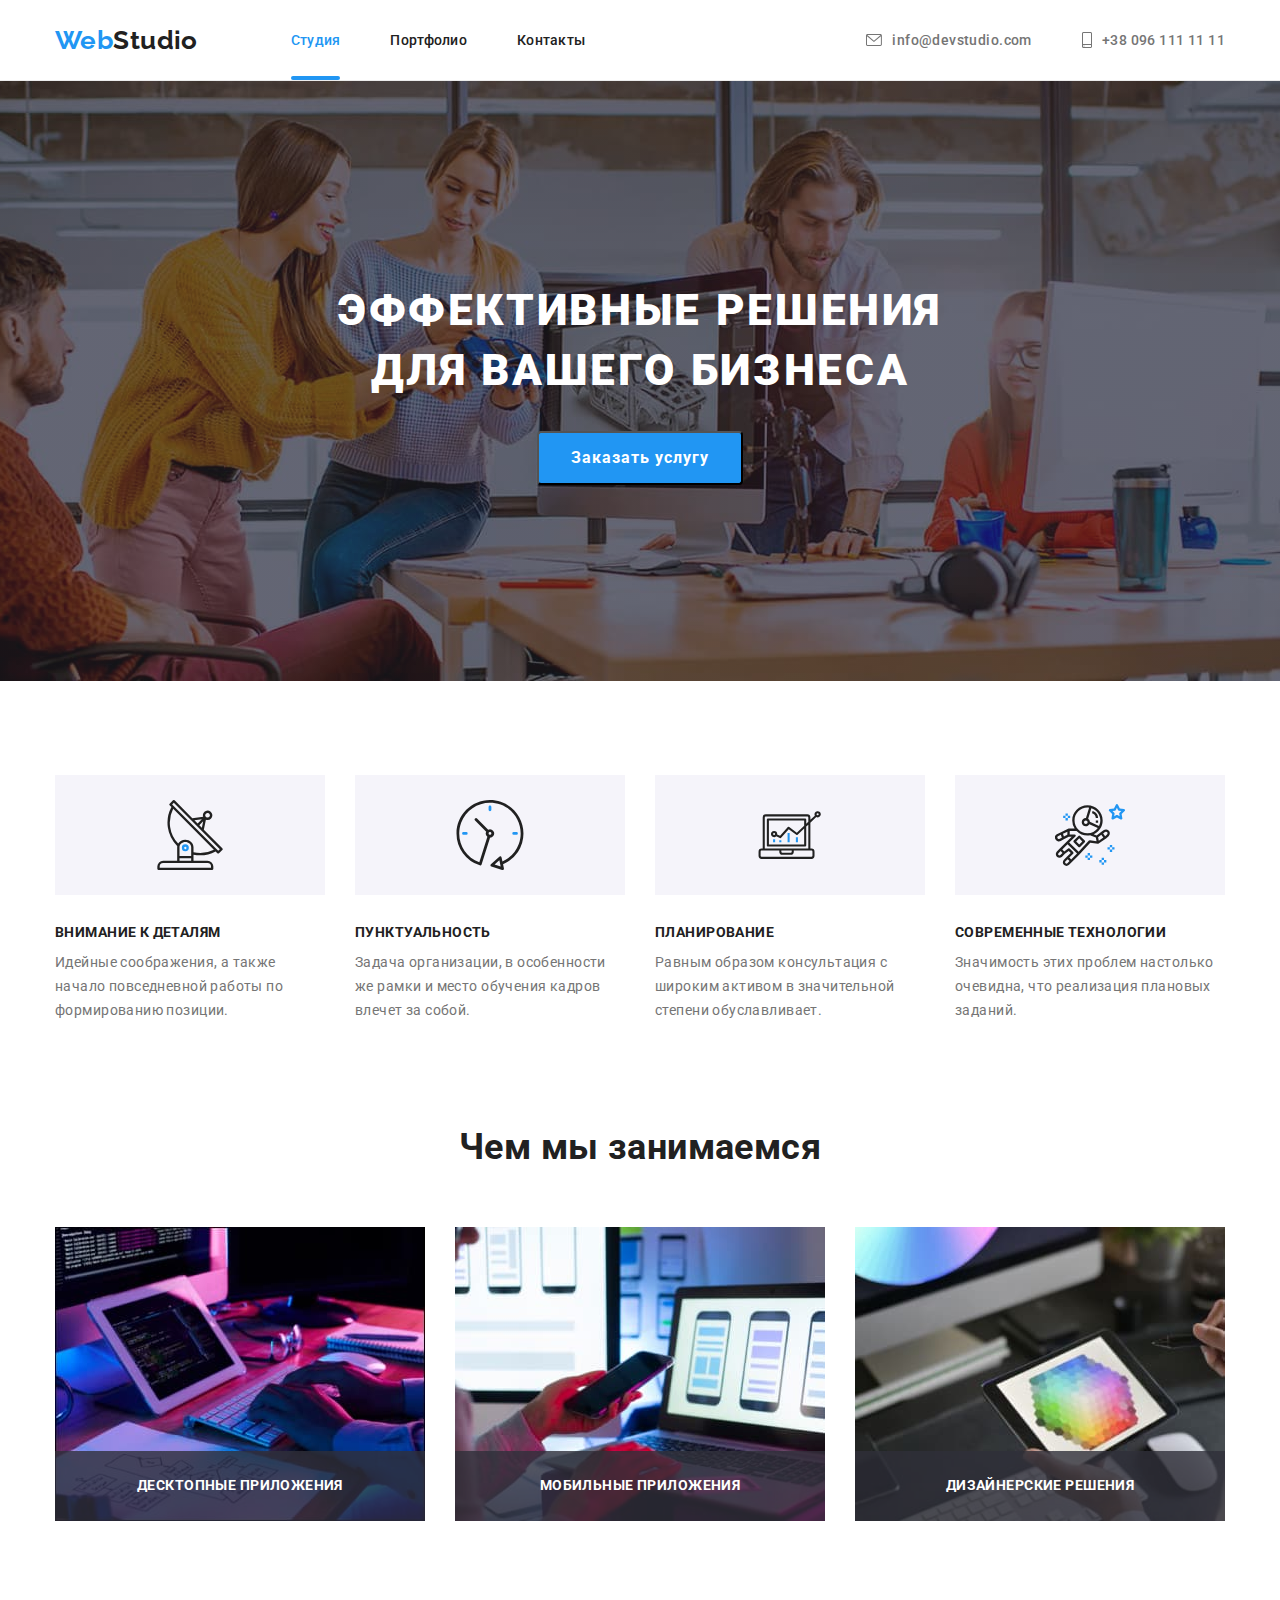
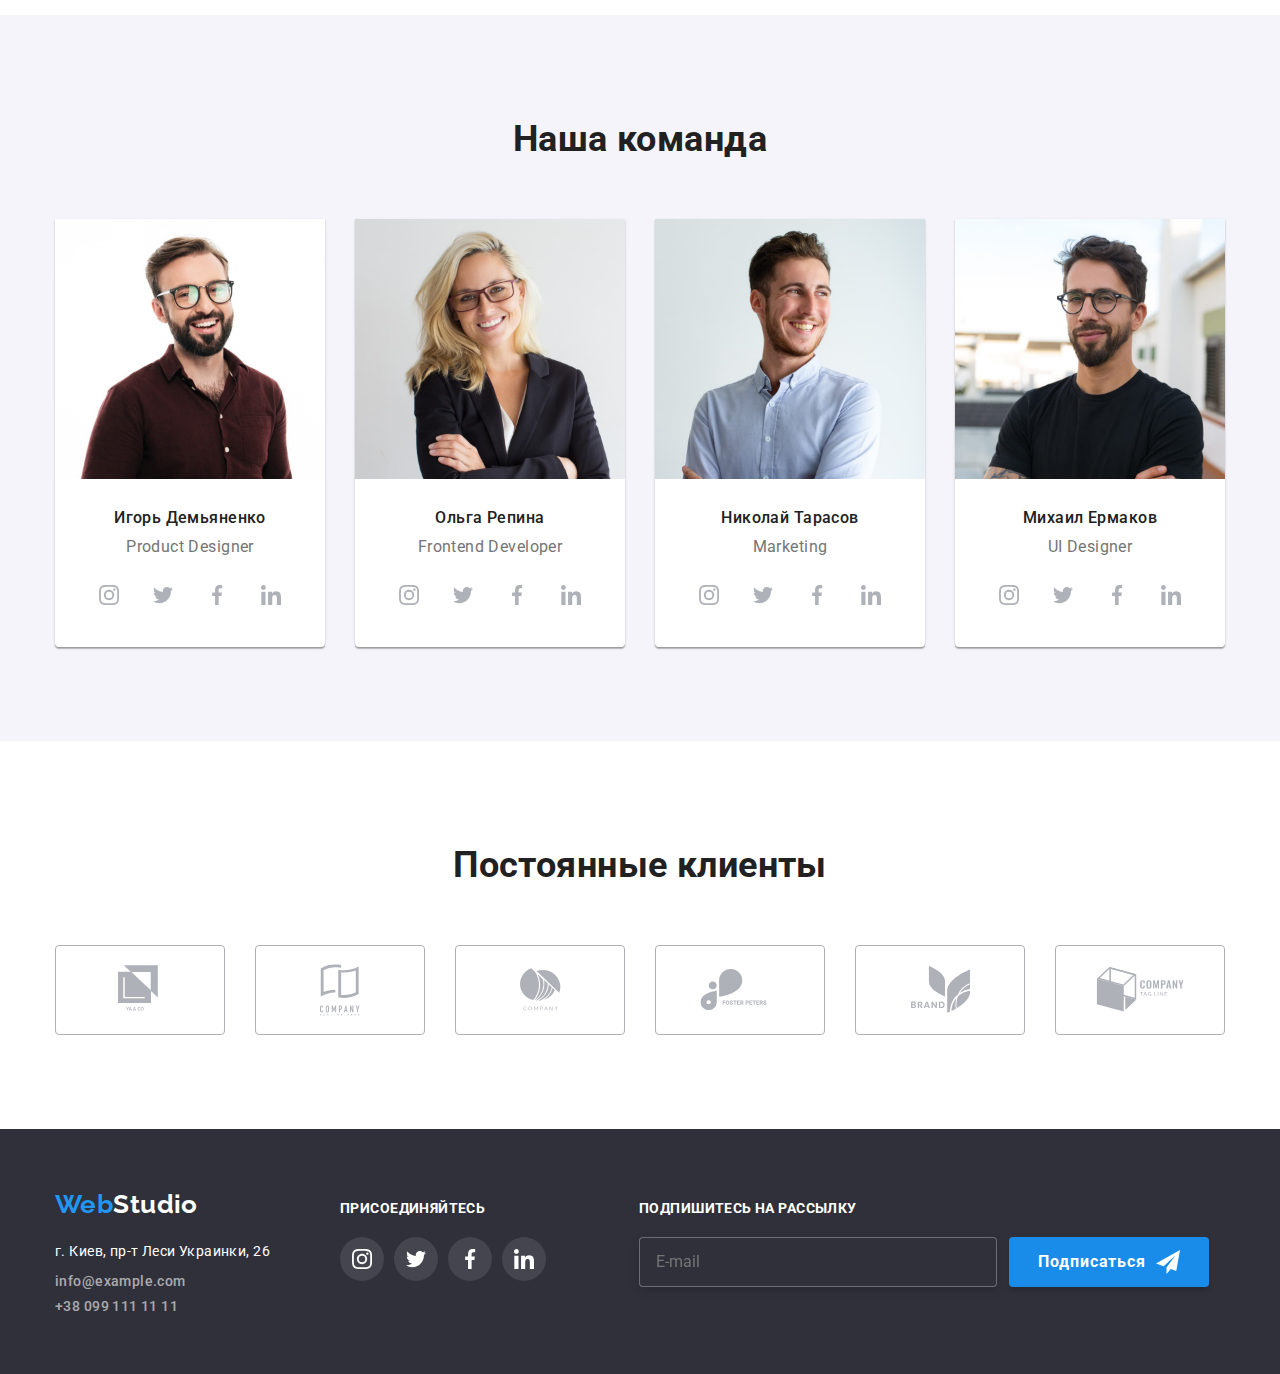
<file: index.html>
<!DOCTYPE html>
<html lang="ru">
<head>
    <meta charset="UTF-8">
    <meta name="viewport" content="width=device-width, initial-scale=1.0">
    <title>Web Studio</title>
    <link rel="stylesheet" href="https://cdnjs.cloudflare.com/ajax/libs/modern-normalize/1.0.0/modern-normalize.min.css">
    <link rel="preconnect" href="https://fonts.gstatic.com">
    <link href="https://fonts.googleapis.com/css2?family=Raleway:wght@700&family=Roboto:wght@400;500;700;900&display=swap"
        rel="stylesheet">
    <link rel="stylesheet" href="./css/main.min.css">
</head>
<body>
    <header class="header">
        <div class="container">
            <a href="./index.html" class="logo top list"> <span class="blue">Web</span>Studio</a>
            <nav class="common-nav">
                <ul class="site-nav list">
                    <li class="item">
                        <a href="./index.html" class="link current list">Студия</a>
                    </li>
                    <li class="item">
                        <a href="./portfolio.html" class="link list">Портфолио</a>
                    </li>
                    <li class="item">
                        <a href="" class="link list">Контакты</a>
                    </li>
                </ul>
            </nav> 

            <ul class="auth-nav list">
                <li class="item">
                    <a href="mailto:info@devstudio.com" class="contacts-top list">
                        <svg class="icon-nav" width="16" height="12">
                            <use href="./images/sprite.svg#icon-envelope"></use>
                        </svg>
                        info@devstudio.com
                    </a>
                </li>
                <li class="item">
                    <a href="tel:380961111111" class="contacts-top list">
                        <svg class="icon-nav" width="10" height="16">
                            <use href="./images/sprite.svg#icon-smartphone"></use>
                        </svg>
                        +38 096 111 11 11
                    </a>
                </li>
            </ul>

        </div>
    </header>

    <main>

    <!-- Герой -->
    <section class="hero">
        <div class="container">
            <div class="hero-container">
                <h1 class="hero-title">
                    Эффективные решения для вашего бизнеса
                </h1>
                
                <button class="button" data-modal-open>Заказать услугу</button>
            </div>
        </div>
    </section>

    <!-- Достоинства -->
    <section class="section advantage">
        <div class="container">
            <h2 class="visually-hidden">Достоинства</h2>

            <ul class="list">
                <li class="item">
                    <div class="icon-bg">
                        <svg width="70" height="70">
                            <use href="./images/sprite.svg#icon-antenna"></use>
                        </svg>
                    </div>
                    <h3 class="title">Внимание к деталям</h3>
                    <p class="text quality">Идейные соображения, а также начало повседневной работы по формированию позиции.</p>
                </li>
                <li class="item">
                    <div class="icon-bg">
                        <svg width="70" height="70">
                            <use href="./images/sprite.svg#icon-clock"></use>
                        </svg>
                    </div>
                    <h3 class="title">Пунктуальность</h3>
                    <p class="text quality">Задача организации, в особенности же рамки и место обучения кадров влечет за собой.</p>
                </li>
                <li class="item">
                    <div class="icon-bg">
                        <svg width="70" height="70">
                            <use href="./images/sprite.svg#icon-diagram"></use>
                        </svg>
                    </div>
                    <h3 class="title">Планирование</h3>
                    <p class="text quality">Равным образом консультация с широким активом в значительной степени обуславливает.</p>
                </li>
                <li class="item">
                    <div class="icon-bg">
                        <svg width="70" height="70">
                            <use href="./images/sprite.svg#icon-astronaut"></use>
                        </svg>
                    </div>
                    <h3 class="title">Современные технологии</h3>
                    <p class="text quality">Значимость этих проблем настолько очевидна, что реализация плановых заданий.</p>
                </li>
            </ul>
        </div>
    </section>

    <!-- Типы деятельности-->
    <section class="section capability">
        <div class="container">
            <h2 class="section-title">Чем мы занимаемся</h2>
            <ul class="list">
                <li class="item">
                    <img src="./images/Page-proofs.jpg" alt="Верстка" width="370">
                    <div class="overlay">
                        <p>Десктопные приложения</p>
                    </div>
                </li>
                <li class="item">
                    <img src="./images/Programming.jpg" alt="Программирование" width="370">
                    <div class="overlay">
                        <p>Мобильные приложения</p>
                    </div>
                </li>
                <li class="item">
                    <img src="./images/Design.jpg" alt="Создание дизайна сайта" width="370">
                    <div class="overlay">
                        <p>Дизайнерские решения</p>
                    </div>
                </li>
            </ul>
        </div>
    </section>

    <!-- Команда компании -->
    <section class="section team">
        <div class="container">
            <h2 class="section-title">Наша команда</h2>

            <ul class="list">
                <li class="item">
                    <img src="./images/Product-Designer.jpg" alt="Фото продук-дизайнера" width="270">
                    <div class="details">
                        <h3 class="team-name">Игорь Демьяненко</h3>
                        <p lang="en" class="text">Product Designer</p>
                        <ul class="list social-links">
                            <li>
                                <a class="social-link" href="" aria-label="иконка инстаграм">
                                    <svg class="icon-link" width="20" height="20">
                                        <use href="./images/sprite.svg#icon-instagram"></use>
                                    </svg>
                                </a>
                            </li>
                            <li>
                                <a class="social-link" href="" aria-label="иконка твитер">
                                    <svg class="icon-link" width="20" height="20">
                                        <use href="./images/sprite.svg#icon-twitter"></use>
                                    </svg>
                                </a>
                            </li>
                            <li>
                                <a class="social-link" href="" aria-label="иконка фейсбук">
                                    <svg class="icon-link" width="20" height="20">
                                        <use href="./images/sprite.svg#icon-facebook"></use>
                                    </svg>
                                </a>
                            </li>
                            <li>
                                <a class="social-link" href="" aria-label="иконка линкедин">
                                    <svg class="icon-link" width="20" height="20">
                                        <use href="./images/sprite.svg#icon-linkedin"></use>
                                    </svg>
                                </a>
                            </li>
                        </ul>
                    </div>
                </li>
                <li class="item">
                    <img src="./images/Frontend-Developer.jpg" alt="Фото фронтенд-разработчика" width="270">
                    <div class="details">
                        <h3 class="team-name">Ольга Репина</h3>
                        <p lang="en" class="text">Frontend Developer</p>
                        <ul class="list social-links">
                            <li>
                                <a class="social-link" href="" aria-label="иконка инстаграм">
                                    <svg class="icon-link" width="20" height="20">
                                        <use href="./images/sprite.svg#icon-instagram"></use>
                                    </svg>
                                </a>
                            </li>
                            <li>
                                <a class="social-link" href="" aria-label="иконка твитер">
                                    <svg class="icon-link" width="20" height="20">
                                        <use href="./images/sprite.svg#icon-twitter"></use>
                                    </svg>
                                </a>
                            </li>
                            <li>
                                <a class="social-link" href="" aria-label="иконка фейсбук">
                                    <svg class="icon-link" width="20" height="20">
                                        <use href="./images/sprite.svg#icon-facebook"></use>
                                    </svg>
                                </a>
                            </li>
                            <li>
                                <a class="social-link" href="" aria-label="иконка линкедин">
                                    <svg class="icon-link" width="20" height="20">
                                        <use href="./images/sprite.svg#icon-linkedin"></use>
                                    </svg>
                                </a>
                            </li>
                        </ul>
                    </div>
                </li>
                <li class="item">
                    <img src="./images/Marketing.jpg" alt="Фото маркетолога" width="270">
                    <div class="details">
                        <h3 class="team-name">Николай Тарасов</h3>
                        <p lang="en" class="text">Marketing</p>
                        <ul class="list social-links">
                            <li>
                                <a class="social-link" href="" aria-label="иконка инстаграм">
                                    <svg class="icon-link" width="20" height="20">
                                        <use href="./images/sprite.svg#icon-instagram"></use>
                                    </svg>
                                </a>
                            </li>
                            <li>
                                <a class="social-link" href="" aria-label="иконка твитер">
                                    <svg class="icon-link" width="20" height="20">
                                        <use href="./images/sprite.svg#icon-twitter"></use>
                                    </svg>
                                </a>
                            </li>
                            <li>
                                <a class="social-link" href="" aria-label="иконка фейсбук">
                                    <svg class="icon-link" width="20" height="20">
                                        <use href="./images/sprite.svg#icon-facebook"></use>
                                    </svg>
                                </a>
                            </li>
                            <li>
                                <a class="social-link" href="" aria-label="иконка линкедин">
                                    <svg class="icon-link" width="20" height="20">
                                        <use href="./images/sprite.svg#icon-linkedin"></use>
                                    </svg>
                                </a>
                            </li>
                        </ul>
                    </div>
                </li>
                <li class="item">
                    <img src="./images/UI-Designer.jpg" alt="Фото дизайнера пользовательского интерфейса" width="270">
                    <div class="details">
                        <h3 class="team-name">Михаил Ермаков</h3>
                        <p lang="en" class="text">UI Designer</p>
                        <ul class="list social-links">
                            <li>
                                <a class="social-link" href="" aria-label="иконка инстаграм">
                                    <svg class="icon-link" width="20" height="20">
                                        <use href="./images/sprite.svg#icon-instagram"></use>
                                    </svg>
                                </a>
                            </li>
                            <li>
                                <a class="social-link" href="" aria-label="иконка твитер">
                                    <svg class="icon-link" width="20" height="20">
                                        <use href="./images/sprite.svg#icon-twitter"></use>
                                    </svg>
                                </a>
                            </li>
                            <li>
                                <a class="social-link" href="" aria-label="иконка фейсбук">
                                    <svg class="icon-link" width="20" height="20">
                                        <use href="./images/sprite.svg#icon-facebook"></use>
                                    </svg>
                                </a>
                            </li>
                            <li>
                                <a class="social-link" href="" aria-label="иконка линкедин">
                                    <svg class="icon-link" width="20" height="20">
                                        <use href="./images/sprite.svg#icon-linkedin"></use>
                                    </svg>
                                </a>
                            </li>
                        </ul>
                    </div>
                </li>
            </ul>
        </div>
    </section>

    <!-- Клиенты -->
    <section class="section customers">
        <div class="container">
            <h2 class="section-title">Постоянные клиенты</h2>

            <ul class="list customers-links">
                <li>
                    <a class="customer-link" href="">
                        <svg class="icon-link" width="44px" height="49px">
                            <use href="./images/sprite.svg#icon-logo-yaco"></use>
                        </svg>
                    </a>
                </li>
                <li>
                    <a class="customer-link" href="">
                        <svg class="icon-link" width="40px" height="52px">
                            <use href="./images/sprite.svg#icon-logo-tagline-here"></use>
                        </svg>
                    </a>
                </li>
                <li>
                    <a class="customer-link" href="">
                        <svg class="icon-link" width="41px" height="43px">
                            <use href="./images/sprite.svg#icon-logo-company"></use>
                        </svg>
                    </a>
                </li>
                <li>
                    <a class="customer-link" href="">
                        <svg class="icon-link" width="80px" height="42px">
                            <use href="./images/sprite.svg#icon-logo-foster-peters"></use>
                        </svg>
                    </a>
                </li>
                <li>
                    <a class="customer-link" href="">
                        <svg class="icon-link" width="59px" height="47px">
                            <use href="./images/sprite.svg#icon-logo-brand"></use>
                        </svg>
                    </a>
                </li>
                <li>
                    <a class="customer-link" href="">
                        <svg class="icon-link" width="89px" height="45px">
                            <use href="./images/sprite.svg#icon-logo-tag-line"></use>
                        </svg>
                    </a>
                </li>
            </ul>

        </div>
    </section>

    </main>

    <footer class="footer">
        <div class="container">
            <div class="footer-relation">
                <a href="./index.html" class="logo bottom list"> <span class="blue">Web</span>Studio</a>

                <address class="address">
                    г. Киев, пр-т Леси Украинки, 26
                </address>

                <ul class="contacts list">
                    <li class="item">
                        <a href="mailto:info@example.com" class="contacts-text list">info@example.com</a>
                    </li>
                    <li class="item">
                        <a href="tel:380991111111" class="contacts-text list">+38 099 111 11 11</a>
                    </li>
                </ul>
            </div>
            
            <div class="footer-social">
                <p class="title">присоединяйтесь</p>

                <ul class="list social-links">
                    <li>
                        <a class="social-link" href="" aria-label="иконка инстаграм">
                            <svg class="icon-link" width="20" height="20">
                                <use href="./images/sprite.svg#icon-instagram"></use>
                            </svg>
                        </a>
                    </li>
                    <li>
                        <a class="social-link" href="" aria-label="иконка твитер">
                            <svg class="icon-link" width="20" height="20">
                                <use href="./images/sprite.svg#icon-twitter"></use>
                            </svg>
                        </a>
                    </li>
                    <li>
                        <a class="social-link" href="" aria-label="иконка фейсбук">
                            <svg class="icon-link" width="20" height="20">
                                <use href="./images/sprite.svg#icon-facebook"></use>
                            </svg>
                        </a>
                    </li>
                    <li>
                        <a class="social-link" href="" aria-label="иконка линкедин">
                            <svg class="icon-link" width="20" height="20">
                                <use href="./images/sprite.svg#icon-linkedin"></use>
                            </svg>
                        </a>
                    </li>
                </ul>
            </div>

            <form class="subscription-form">
                <p class="title">Подпишитесь на рассылку</p>
                <div class="subscription">
                    <input type="email" name="mail" placeholder="E-mail">
                    <button type="submit" class="submit">Подписаться
                        <svg class="icon-send" width="24" height="24">
                            <use href="./images/sprite.svg#icon-send"></use>
                        </svg>
                    </button>
                </div>
            </form>
        </div>
    </footer>
    
    <div class="backdrop is-hidden" data-modal>
        <div class="modal">
            <button class="button-close" type="button" data-modal-close>
                <svg class="icon-close" width="11" height="11">
                    <use href="./images/sprite.svg#icon-close"></use>
                </svg>
            </button>

            <form class="common-form">
                <span class="title-form">Оставьте свои данные, мы вам перезвоним</span>

                <div class="field">
                    <label for="name" class="text">Имя</label>
                    <div class="input-container">
                        <input type="text" name="name" id="name">
                        <div class="pop-up-icon">
                            <svg class="icon-person" width="12" height="12">
                                <use href="./images/sprite.svg#icon-person"></use>
                            </svg>
                        </div>
                    </div>
                </div>

                <div class="field">
                    <label for="tel" class="text">Телефон</label>
                    <div class="input-container">
                        <input type="tel" name="phone-number" id="tel">
                        <div class="pop-up-icon">
                            <svg class="icon-phone" width="13" height="13">
                                <use href="./images/sprite.svg#icon-phone"></use>
                            </svg>
                        </div>
                    </div>
                </div>
                <div class="field">
                    <label for="mail" class="text">Почта</label>
                    <div class="input-container">
                        <input type="email" name="mail" id="mail">
                        <div class="pop-up-icon">
                            <svg class="icon-email" width="15" height="12">
                                <use href="./images/sprite.svg#icon-email"></use>
                            </svg>
                        </div>
                    </div>
                </div>
                <div class="comment">
                    <label for="comment" class="text">Комментарий</label>
                    <textarea name="comment" id="comment" rows="10" placeholder="Введите текст"></textarea>
                </div>
                <label for="policy" class="policy">
                    <input type="checkbox" name="policy" id="policy" class="old-checkbox visually-hidden">
                    <span class="text">
                       Соглашаюсь с рассылкой и принимаю
                        <a href="">Условия договора</a>
                    </span> 
                    <span class="background-tick">
                        <svg class="icon-tick" width="11" height="8">
                            <use href="./images/sprite.svg#icon-tick"></use>
                        </svg>
                    </span>
                </label>
                <div class="button-send">
                    <button type="submit" class="submit">Отправить</button>
                </div>
            </form>
        </div>
    </div>

    <script src="./js/modal.js"></script>
</body>
</html>
</file>
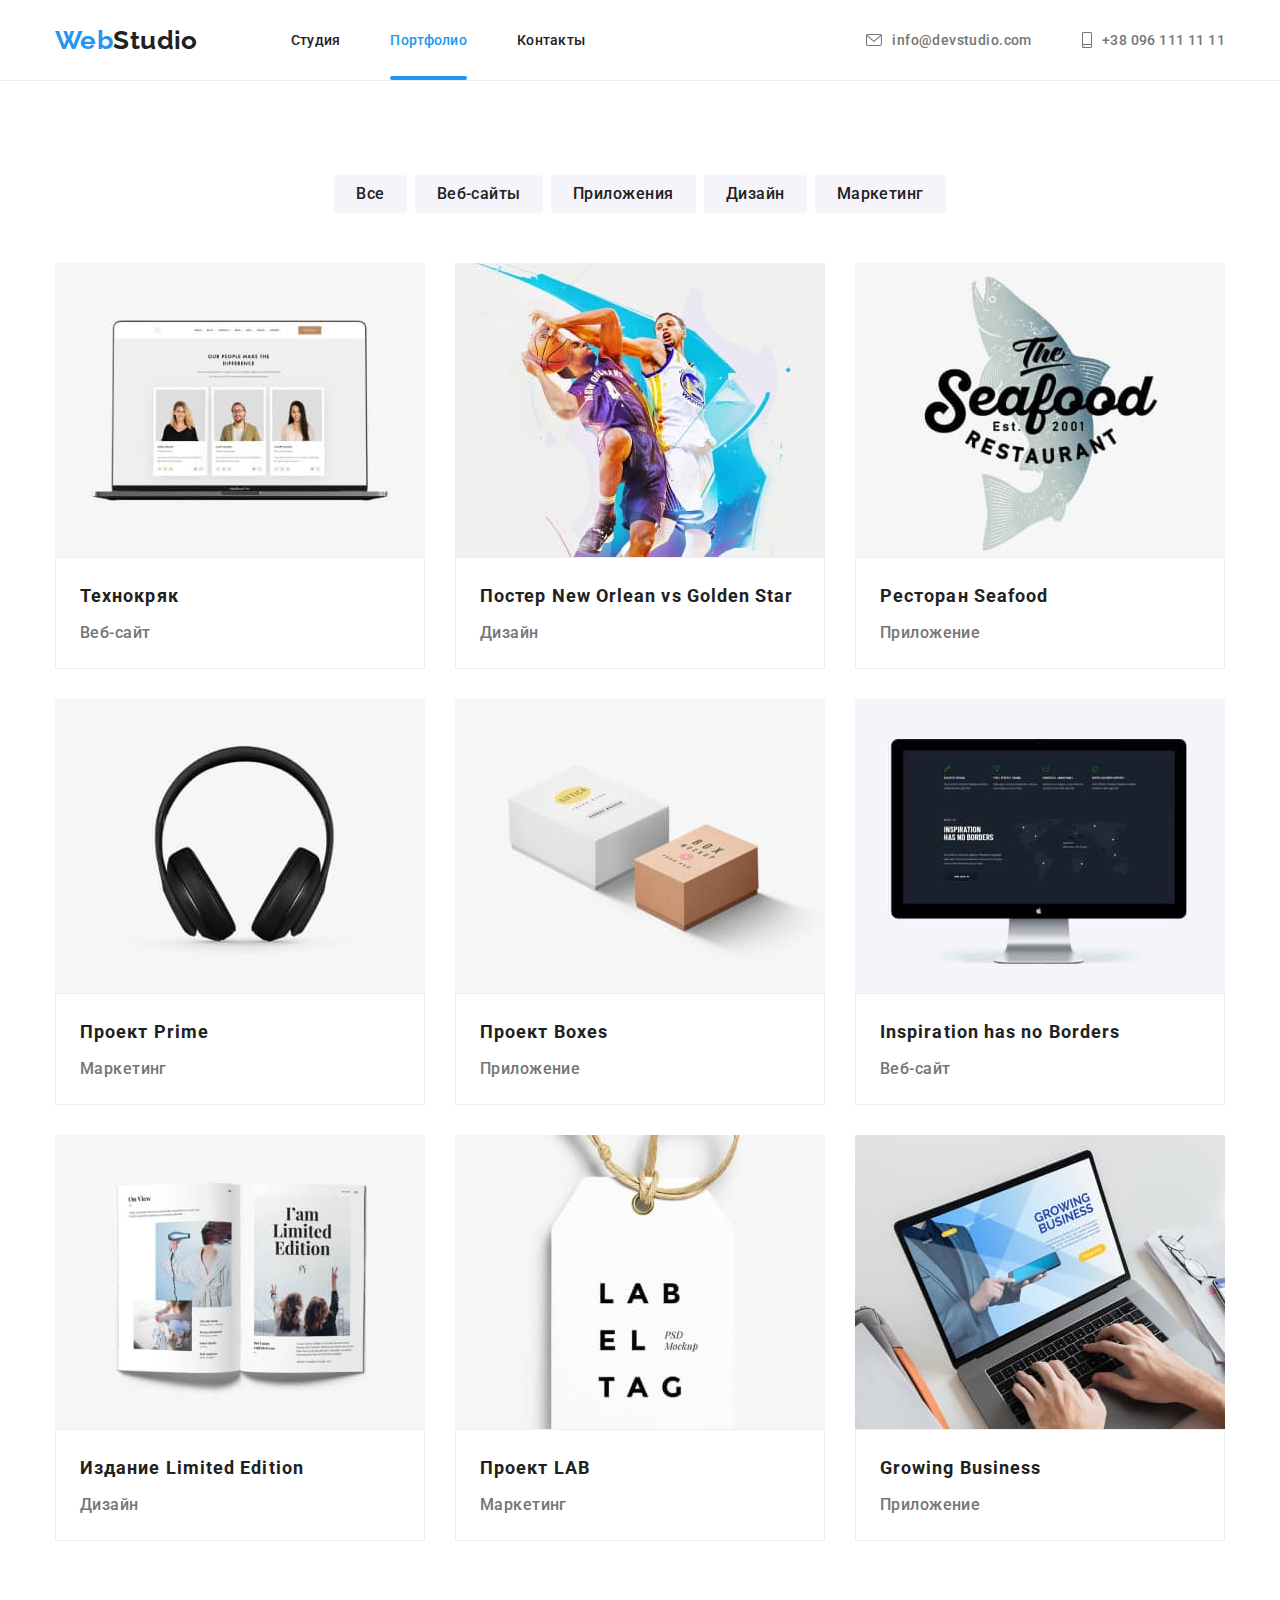
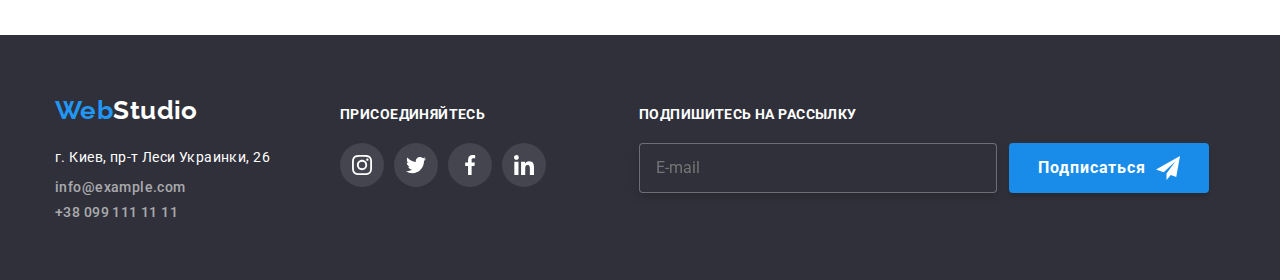
<file: portfolio.html>
<!DOCTYPE html>
<html lang="ru">
<head>
    <meta charset="UTF-8">
    <meta name="viewport" content="width=device-width, initial-scale=1.0">
    <title>Portfolio</title>
    <link rel="stylesheet" href="https://cdnjs.cloudflare.com/ajax/libs/modern-normalize/1.0.0/modern-normalize.min.css">
    <link rel="preconnect" href="https://fonts.gstatic.com">
    <link href="https://fonts.googleapis.com/css2?family=Raleway:wght@700&family=Roboto:wght@400;500;700;900&display=swap"
        rel="stylesheet">
    <link rel="stylesheet" href="./css/main.min.css">
</head>
<body>
    <header class="header">
        <div class="container">
            <a href="./index.html" class="logo top list"> <span class="blue">Web</span>Studio</a>
            <nav class="common-nav">
                <ul class="site-nav list">
                    <li class="item">
                        <a href="./index.html" class="link list">Студия</a>
                    </li>
                    <li class="item">
                        <a href="./portfolio.html" class="link current list">Портфолио</a>
                    </li>
                    <li class="item">
                        <a href="" class="link list">Контакты</a>
                    </li>
                </ul>
            </nav>
        
            <ul class="auth-nav list">
                <li class="item">
                    <a href="mailto:info@devstudio.com" class="contacts-top list">
                        <svg class="icon-nav" width="16" height="12">
                            <use href="./images/sprite.svg#icon-envelope"></use>
                        </svg>
                        info@devstudio.com
                    </a>
                </li>
                <li class="item">
                    <a href="tel:380961111111" class="contacts-top list">
                        <svg class="icon-nav" width="10" height="16">
                            <use href="./images/sprite.svg#icon-smartphone"></use>
                        </svg>
                        +38 096 111 11 11
                    </a>
                </li>
            </ul>
        
        </div>
    </header>

    <main>

        <section class="section portfolio">
            <div class="container">
                <h1 class="visually-hidden">Портфолио</h1>

                <!-- Кнопки-фильтры -->
                <ul class="radio-button list">
                    <li class="item">
                        <button type="button" class="button filter">Все</button>
                    </li>
                    <li class="item">
                        <button type="button" class="button filter">Веб-сайты</button>
                    </li>
                    <li class="item">
                        <button type="button" class="button filter">Приложения</button>
                    </li>
                    <li class="item">
                        <button type="button" class="button filter">Дизайн</button>
                    </li>
                    <li class="item">
                        <button type="button" class="button filter">Маркетинг</button>
                    </li>
                </ul>

                <!-- Примеры -->
                <ul class="card-set list">
                    <li class="card-item">
                        <a href="" class="portfolio-example list">
                            <div class="portfolio-photo">
                                <img src="./images/Tech-crack.jpg" alt="Ноутбук на котором открыт сайт" width="370">
                                <div class="overlay">
                                    <p>Технокряк это современная площадка распространения коронавируса. Компании используют эту платформу для цифрового
                                        шпионажа и атак на защищённые сервера конкурентов.</p>
                                </div>
                            </div>
                            <div class="info">
                                <h2 class="project-name">Технокряк</h2>
                                <p class="text project-type">Веб-сайт</p>
                            </div>
                        </a>
                    </li>
                    <li class="card-item">
                        <a href="" class="portfolio-example list">
                            <div class="portfolio-photo">
                                <img src="./images/Poster.jpg" alt="Постер с двумя баскетболистами" width="370">
                                <div class="overlay">
                                    <p>Технокряк это современная площадка распространения коронавируса. Компании используют эту платформу для цифрового
                                        шпионажа и атак на защищённые сервера конкурентов.</p>
                                </div>
                            </div>
                            <div class="info">
                                <h2 class="project-name">Постер New Orlean vs Golden Star</h2>
                                <p class="text project-type">Дизайн</p>
                            </div>
                        </a>
                    </li>
                    <li class="card-item">
                        <a href="" class="portfolio-example list">
                            <div class="portfolio-photo">
                                <img src="./images/Restaurant.jpg" alt="Логотип ресторана в форме рыбы  " width="370">
                                <div class="overlay">
                                    <p>Технокряк это современная площадка распространения коронавируса. Компании используют эту платформу для цифрового
                                        шпионажа и атак на защищённые сервера конкурентов.</p>
                                </div>
                            </div>
                            <div class="info">
                                <h2 class="project-name">Ресторан Seafood</h2>
                                <p class="text project-type">Приложение</p>
                            </div>
                        </a>
                    </li>
                    <li class="card-item">
                        <a href="" class="portfolio-example list">
                            <div class="portfolio-photo">
                                <img src="./images/Project-Prime.jpg" alt="Наущники набалдашники" width="370">
                                <div class="overlay">
                                    <p>Технокряк это современная площадка распространения коронавируса. Компании используют эту платформу для цифрового
                                        шпионажа и атак на защищённые сервера конкурентов.</p>
                                </div>
                            </div>
                            <div class="info">
                                <h2 class="project-name">Проект Prime</h2>
                                <p class="text project-type">Маркетинг</p>
                            </div>
                        </a>
                    </li>
                    <li class="card-item">
                        <a href="" class="portfolio-example list">
                            <div class="portfolio-photo">
                                <img src="./images/Project-Boxes.jpg" alt="Две коробки" width="370">
                                <div class="overlay">
                                    <p>Технокряк это современная площадка распространения коронавируса. Компании используют эту платформу для цифрового
                                        шпионажа и атак на защищённые сервера конкурентов.</p>
                                </div>
                            </div>
                            <div class="info">
                                <h2 class="project-name">Проект Boxes</h2>
                                <p class="text project-type">Приложение</p>
                            </div>
                        </a>
                    </li>
                    <li class="card-item">
                        <a href="" class="portfolio-example list">
                            <div class="portfolio-photo">
                                <img src="./images/Inspiration.jpg" alt="Монитор компютера" width="370">
                                <div class="overlay">
                                    <p>Технокряк это современная площадка распространения коронавируса. Компании используют эту платформу для цифрового
                                        шпионажа и атак на защищённые сервера конкурентов.</p>
                                </div>
                            </div>
                            <div class="info">
                                <h2 class="project-name">Inspiration has no Borders</h2>
                                <p class="text project-type">Веб-сайт</p>
                            </div>
                        </a>
                    </li>
                    <li class="card-item">
                        <a href="" class="portfolio-example list">
                            <div class="portfolio-photo">
                                <img src="./images/Edition.jpg" alt="Журнал" width="370">
                                <div class="overlay">
                                    <p>Технокряк это современная площадка распространения коронавируса. Компании используют эту платформу для цифрового
                                        шпионажа и атак на защищённые сервера конкурентов.</p>
                                </div>
                            </div>
                            <div class="info">
                                <h2 class="project-name">Издание Limited Edition</h2>
                                <p class="text project-type">Дизайн</p>
                            </div>
                        </a>
                    </li>
                    <li class="card-item">
                        <a href="" class="portfolio-example list">
                            <div class="portfolio-photo">
                                <img src="./images/Project-LAB.jpg" alt="Бирка" width="370">
                                <div class="overlay">
                                    <p>Технокряк это современная площадка распространения коронавируса. Компании используют эту платформу для цифрового
                                        шпионажа и атак на защищённые сервера конкурентов.</p>
                                </div>
                            </div>
                            <div class="info">
                                <h2 class="project-name">Проект LAB</h2>
                                <p class="text project-type">Маркетинг</p>
                            </div>
                        </a>
                    </li>
                    <li class="card-item">
                        <a href="" class="portfolio-example list">
                            <div class="portfolio-photo">
                                <img src="./images/Growing.jpg" alt="Руки печатающие на ноутбуке" width="370">
                                <div class="overlay">
                                    <p>Технокряк это современная площадка распространения коронавируса. Компании используют эту платформу для цифрового
                                        шпионажа и атак на защищённые сервера конкурентов.</p>
                                </div>
                            </div>
                            <div class="info">
                                <h2 class="project-name">Growing Business</h2>
                                <p class="text project-type">Приложение</p>
                            </div>
                        </a>
                    </li>
                </ul>
            </div>
        </section>
    </main>

    <footer class="footer">
        <div class="container">
            <div class="footer-relation">
                <a href="./index.html" class="logo bottom list"> <span class="blue">Web</span>Studio</a>
    
                <address class="address">
                    г. Киев, пр-т Леси Украинки, 26
                </address>
    
                <ul class="contacts list">
                    <li class="item">
                        <a href="mailto:info@example.com" class="contacts-text list">info@example.com</a>
                    </li>
                    <li class="item">
                        <a href="tel:380991111111" class="contacts-text list">+38 099 111 11 11</a>
                    </li>
                </ul>
            </div>
    
            <div class="footer-social">
                <p class="title">присоединяйтесь</p>
    
                <ul class="list social-links">
                    <li>
                        <a class="social-link" href="" aria-label="иконка инстаграм">
                            <svg class="icon-link" width="20" height="20">
                                <use href="./images/sprite.svg#icon-instagram"></use>
                            </svg>
                        </a>
                    </li>
                    <li>
                        <a class="social-link" href="" aria-label="иконка твитер">
                            <svg class="icon-link" width="20" height="20">
                                <use href="./images/sprite.svg#icon-twitter"></use>
                            </svg>
                        </a>
                    </li>
                    <li>
                        <a class="social-link" href="" aria-label="иконка фейсбук">
                            <svg class="icon-link" width="20" height="20">
                                <use href="./images/sprite.svg#icon-facebook"></use>
                            </svg>
                        </a>
                    </li>
                    <li>
                        <a class="social-link" href="" aria-label="иконка линкедин">
                            <svg class="icon-link" width="20" height="20">
                                <use href="./images/sprite.svg#icon-linkedin"></use>
                            </svg>
                        </a>
                    </li>
                </ul>
            </div>
            
            <form class="subscription-form">
                <p class="title">Подпишитесь на рассылку</p>
                <div class="subscription">
                    <input type="email" name="mail" placeholder="E-mail">
                    <button type="submit" class="submit">Подписаться
                        <svg class="icon-send" width="24" height="24">
                            <use href="./images/sprite.svg#icon-send"></use>
                        </svg>
                    </button>
                </div>
            </form>
        </div>
    </footer>

</body>
</html>
</file>
<file: css/main.min.css>
:root{--primary-text-color: #212121;--text-color: #757575;--accent-color: #2196f3;--primary-white-color: #ffffff;--another-color: rgba(255, 255, 255, 0.6);--secondary-bg-color: #f5f4fa;--another-bg-color: #2f303a;--hero-bg-color: #c4c4c4;--link-color: #afb1b8;--primary-font-size: 14px;--special-font-weight: 500}body{background-color:var(--primary-white-color);color:var(--primary-text-color);font-size:var(--primary-font-size);font-weight:var(--special-font-weight);font-family:Roboto, sans-serif;letter-spacing:0.03em}ul{margin-top:0;margin-bottom:0;padding-left:0}h1,h2,h3,p{margin-top:0;margin-bottom:0}a{display:block}.container{width:1200px;margin-left:auto;margin-right:auto;padding:0 15px}.section{padding:94px 0px}.section-title{margin-bottom:50px;font-size:36px;line-height:1.67;text-align:center}.item:not(:last-child){margin-right:30px}.text{color:var(--text-color)}.list{list-style:none;text-decoration:none}.visually-hidden{position:absolute;clip:rect(0 0 0 0);width:1px;height:1px;margin:-1px}.logo{color:var(--primary-text-color);font-family:Raleway, cursive;font-weight:700;font-size:26px;line-height:1.19}.logo.top{margin-right:93px}.logo .blue{color:var(--accent-color)}.header{border-bottom:1px solid #ececec}.header .container{display:-webkit-box;display:-ms-flexbox;display:flex;-webkit-box-align:center;-ms-flex-align:center;align-items:center}.site-nav{display:-webkit-box;display:-ms-flexbox;display:flex}.common-nav .item:not(:last-child){margin-right:50px}.site-nav .link{display:inline;padding-top:32px;padding-bottom:32px;color:var(--primary-text-color);line-height:1.14;letter-spacing:0.02em;-webkit-transition:color 250ms cubic-bezier(0.4, 0, 0.2, 1);transition:color 250ms cubic-bezier(0.4, 0, 0.2, 1)}.site-nav .link:hover,.site-nav .link:focus{color:var(--accent-color)}.site-nav .link{position:relative}.link::after{content:'';position:absolute;bottom:0;left:0;display:block;width:100%;height:4px;border-radius:4px;background-color:var(--accent-color);opacity:0;-webkit-transform:scaleX(0);transform:scaleX(0);-webkit-transition:color 250ms cubic-bezier(0.4, 0, 0.2, 1),opacity 250ms cubic-bezier(0.4, 0, 0.2, 1),-webkit-transform 500ms cubic-bezier(0.4, 0, 0.2, 1);transition:color 250ms cubic-bezier(0.4, 0, 0.2, 1),opacity 250ms cubic-bezier(0.4, 0, 0.2, 1),-webkit-transform 500ms cubic-bezier(0.4, 0, 0.2, 1);transition:color 250ms cubic-bezier(0.4, 0, 0.2, 1),opacity 250ms cubic-bezier(0.4, 0, 0.2, 1),transform 500ms cubic-bezier(0.4, 0, 0.2, 1);transition:color 250ms cubic-bezier(0.4, 0, 0.2, 1),opacity 250ms cubic-bezier(0.4, 0, 0.2, 1),transform 500ms cubic-bezier(0.4, 0, 0.2, 1),-webkit-transform 500ms cubic-bezier(0.4, 0, 0.2, 1)}.link.current::after,.link:hover::after,.link:focus::after{opacity:1;color:var(--accent-color);-webkit-transform:scaleX(1);transform:scaleX(1)}.link.current{color:var(--accent-color)}.auth-nav{display:-webkit-box;display:-ms-flexbox;display:flex;margin-left:auto}.auth-nav .item:not(:last-child){margin-right:50px}.contacts-top{display:-webkit-inline-box;display:-ms-inline-flexbox;display:inline-flex;-webkit-box-align:center;-ms-flex-align:center;align-items:center;text-align:center;padding-top:32px;padding-bottom:32px;color:var(--text-color);fill:currentColor;-webkit-transition:color 250ms cubic-bezier(0.4, 0, 0.2, 1);transition:color 250ms cubic-bezier(0.4, 0, 0.2, 1)}.contacts-top:hover,.contacts-top:focus{color:var(--accent-color)}.icon-nav{margin-right:10px}.hero{text-align:center;max-width:1600px;height:600px;margin-left:auto;margin-right:auto;background-image:-webkit-gradient(linear, left top, right top, from(rgba(47,48,58,0.4)), to(rgba(47,48,58,0.4))),url(../images/hero.jpg);background-image:linear-gradient(to right, rgba(47,48,58,0.4), rgba(47,48,58,0.4)),url(../images/hero.jpg);background-size:cover;background-position:center;background-color:var(--hero-bg-color);padding-top:200px;padding-bottom:200px}.hero-container{width:696px;margin:auto}.hero-title{margin-bottom:30px;color:var(--primary-white-color);font-weight:900;font-size:44px;line-height:1.36;text-align:center;letter-spacing:0.06em;text-transform:uppercase}.button{border-radius:4px;padding:10px 32px;outline:transparent;color:var(--primary-white-color);background-color:var(--accent-color);cursor:pointer;font-family:inherit;font-weight:700;font-size:16px;line-height:1.87;text-align:center;letter-spacing:0.06em;-webkit-transition:-webkit-box-shadow 250ms cubic-bezier(0.4, 0, 0.2, 1);transition:-webkit-box-shadow 250ms cubic-bezier(0.4, 0, 0.2, 1);transition:box-shadow 250ms cubic-bezier(0.4, 0, 0.2, 1);transition:box-shadow 250ms cubic-bezier(0.4, 0, 0.2, 1), -webkit-box-shadow 250ms cubic-bezier(0.4, 0, 0.2, 1)}.button:hover,.button:focus{-webkit-box-shadow:0px 4px 4px rgba(0,0,0,0.15);box-shadow:0px 4px 4px rgba(0,0,0,0.15)}.advantage .container{display:-webkit-box;display:-ms-flexbox;display:flex}.advantage .list{display:-webkit-box;display:-ms-flexbox;display:flex}.advantage .title{margin-bottom:10px;font-size:inherit;line-height:1.14;text-transform:uppercase}.text.quality{text-align:left;font-weight:400;line-height:1.71}.icon-bg{display:-webkit-box;display:-ms-flexbox;display:flex;-webkit-box-pack:center;-ms-flex-pack:center;justify-content:center;-webkit-box-align:center;-ms-flex-align:center;align-items:center;height:120px;width:270px;margin-bottom:30px;background-color:var(--secondary-bg-color)}.section.capability{padding-top:0px}.capability .list{display:-webkit-box;display:-ms-flexbox;display:flex}.item img{display:block}.capability .item{position:relative}.capability .overlay{display:-webkit-inline-box;display:-ms-inline-flexbox;display:inline-flex;-webkit-box-pack:center;-ms-flex-pack:center;justify-content:center;-webkit-box-align:center;-ms-flex-align:center;align-items:center;position:absolute;width:100%;height:70px;bottom:0;background-color:rgba(47,48,58,0.8)}.capability p{color:var(--primary-white-color);font-weight:700;line-height:1.14;text-transform:uppercase}.section.team{background-color:var(--secondary-bg-color)}.team .list{display:-webkit-box;display:-ms-flexbox;display:flex}.team .item{width:270px;background-color:var(--primary-white-color);font-weight:400;font-size:16px;line-height:1.18;text-align:center;-webkit-box-shadow:0px 1px 3px rgba(0,0,0,0.12),0px 1px 1px rgba(0,0,0,0.14),0px 2px 1px rgba(0,0,0,0.2);box-shadow:0px 1px 3px rgba(0,0,0,0.12),0px 1px 1px rgba(0,0,0,0.14),0px 2px 1px rgba(0,0,0,0.2);border-bottom-left-radius:4px;border-bottom-right-radius:4px}.details{padding:30px 32px}.team-name{margin-bottom:10px;font-weight:var(--special-font-weight);font-size:16px}.team .text{margin-bottom:16px}.list.social-links{-webkit-box-pack:justify;-ms-flex-pack:justify;justify-content:space-between;margin-right:auto;margin-left:auto;width:206px}.social-links li{width:44px;height:44px}.social-link{display:-webkit-inline-box;display:-ms-inline-flexbox;display:inline-flex;-webkit-box-pack:center;-ms-flex-pack:center;justify-content:center;-webkit-box-align:center;-ms-flex-align:center;align-items:center;width:100%;height:100%;border-radius:50%;color:var(--link-color);fill:currentColor;-webkit-transition:fill 250ms cubic-bezier(0.4, 0, 0.2, 1),background-color 250ms cubic-bezier(0.4, 0, 0.2, 1);transition:fill 250ms cubic-bezier(0.4, 0, 0.2, 1),background-color 250ms cubic-bezier(0.4, 0, 0.2, 1)}.social-link:focus,.social-link:hover{background-color:var(--accent-color);fill:var(--primary-white-color)}.customers-links{display:-webkit-box;display:-ms-flexbox;display:flex;-webkit-box-pack:justify;-ms-flex-pack:justify;justify-content:space-between;margin-right:auto;margin-left:auto}.customer-link{display:-webkit-inline-box;display:-ms-inline-flexbox;display:inline-flex;-webkit-box-pack:center;-ms-flex-pack:center;justify-content:center;-webkit-box-align:center;-ms-flex-align:center;align-items:center;width:170px;height:90px;border:1px solid var(--link-color);border-radius:4px;color:var(--link-color);fill:currentColor;-webkit-transition:color 250ms cubic-bezier(0.4, 0, 0.2, 1),border-color 250ms cubic-bezier(0.4, 0, 0.2, 1);transition:color 250ms cubic-bezier(0.4, 0, 0.2, 1),border-color 250ms cubic-bezier(0.4, 0, 0.2, 1)}.customer-link:focus,.customer-link:hover{border-color:var(--accent-color);color:var(--accent-color)}.footer{padding-top:60px;padding-bottom:60px;background-color:var(--another-bg-color)}.logo.bottom{margin-bottom:20px;color:var(--primary-white-color)}.address{margin-bottom:9px;color:var(--primary-white-color);font-style:normal;font-weight:400;line-height:1.71}.contacts .item:not(:last-child){margin-bottom:9px;margin-right:auto}.contacts-text{color:var(--another-color);-webkit-transition:color 250ms cubic-bezier(0.4, 0, 0.2, 1);transition:color 250ms cubic-bezier(0.4, 0, 0.2, 1)}.contacts-text:hover,.contacts-text:focus{color:var(--accent-color)}.footer .container{display:-webkit-box;display:-ms-flexbox;display:flex;-webkit-box-align:baseline;-ms-flex-align:baseline;align-items:baseline}.footer-relation{margin-right:70px}.footer .social-links{display:-webkit-box;display:-ms-flexbox;display:flex;margin-bottom:0px}.footer .title{margin-bottom:20px;color:var(--primary-white-color);font-size:inherit;font-weight:700;line-height:1.14;text-transform:uppercase}.footer .social-link{color:var(--primary-white-color);background-color:#44454e;-webkit-transition:background-color 250ms cubic-bezier(0.4, 0, 0.2, 1);transition:background-color 250ms cubic-bezier(0.4, 0, 0.2, 1)}.footer .social-link:hover,.footer .social-link:focus{background-color:var(--accent-color)}.radio-button{display:-webkit-box;display:-ms-flexbox;display:flex;-webkit-box-pack:center;-ms-flex-pack:center;justify-content:center;margin-bottom:50px;background-color:var(--primary-white-color)}.radio-button .item:not(:last-child){margin-right:8px}.radio-button .filter{border:none;padding:6px 22px;background-color:var(--secondary-bg-color);color:var(--primary-text-color);font-family:inherit;font-weight:var(--special-font-weight);font-size:16px;line-height:1.62;letter-spacing:0.03em;-webkit-transition:color 250ms cubic-bezier(0.4, 0, 0.2, 1),background-color 250ms cubic-bezier(0.4, 0, 0.2, 1),-webkit-box-shadow 250ms cubic-bezier(0.4, 0, 0.2, 1);transition:color 250ms cubic-bezier(0.4, 0, 0.2, 1),background-color 250ms cubic-bezier(0.4, 0, 0.2, 1),-webkit-box-shadow 250ms cubic-bezier(0.4, 0, 0.2, 1);transition:color 250ms cubic-bezier(0.4, 0, 0.2, 1),background-color 250ms cubic-bezier(0.4, 0, 0.2, 1),box-shadow 250ms cubic-bezier(0.4, 0, 0.2, 1);transition:color 250ms cubic-bezier(0.4, 0, 0.2, 1),background-color 250ms cubic-bezier(0.4, 0, 0.2, 1),box-shadow 250ms cubic-bezier(0.4, 0, 0.2, 1),-webkit-box-shadow 250ms cubic-bezier(0.4, 0, 0.2, 1)}.filter:hover,.filter:focus{background-color:var(--accent-color);color:var(--primary-white-color);-webkit-box-shadow:0px 3px 1px rgba(0,0,0,0.1),0px 1px 2px rgba(0,0,0,0.08),0px 2px 2px rgba(0,0,0,0.12);box-shadow:0px 3px 1px rgba(0,0,0,0.1),0px 1px 2px rgba(0,0,0,0.08),0px 2px 2px rgba(0,0,0,0.12)}.card-set.list{display:-webkit-box;display:-ms-flexbox;display:flex;-ms-flex-wrap:wrap;flex-wrap:wrap}.card-item{max-width:370px;margin-right:30px;margin-bottom:30px;-ms-flex-preferred-size:calc((100% - 60px) / 3);flex-basis:calc((100% - 60px) / 3);-webkit-transition:-webkit-box-shadow 250ms cubic-bezier(0.4, 0, 0.2, 1);transition:-webkit-box-shadow 250ms cubic-bezier(0.4, 0, 0.2, 1);transition:box-shadow 250ms cubic-bezier(0.4, 0, 0.2, 1);transition:box-shadow 250ms cubic-bezier(0.4, 0, 0.2, 1), -webkit-box-shadow 250ms cubic-bezier(0.4, 0, 0.2, 1)}.portfolio-photo{position:relative;overflow:hidden}.portfolio-photo .overlay{text-align:left;position:absolute;top:100%;left:0;width:100%;height:100%;background-color:rgba(33,150,243,0.9);-webkit-transform:translateY(100%);transform:translateY(100%);-webkit-transition:-webkit-transform 250ms cubic-bezier(0.4, 0, 0.2, 1);transition:-webkit-transform 250ms cubic-bezier(0.4, 0, 0.2, 1);transition:transform 250ms cubic-bezier(0.4, 0, 0.2, 1);transition:transform 250ms cubic-bezier(0.4, 0, 0.2, 1), -webkit-transform 250ms cubic-bezier(0.4, 0, 0.2, 1)}.portfolio-photo p{margin:63px 24px;color:var(--primary-white-color);font-weight:400;font-size:18px;line-height:1.56}.portfolio-example:hover .overlay,.portfolio-example:focus .overlay{-webkit-transform:translateY(-100%);transform:translateY(-100%)}.portfolio-example:hover,.portfolio-example:focus{-webkit-box-shadow:0px 1px 1px rgba(0,0,0,0.12),0px 4px 4px rgba(0,0,0,0.06),1px 4px 6px rgba(0,0,0,0.16);box-shadow:0px 1px 1px rgba(0,0,0,0.12),0px 4px 4px rgba(0,0,0,0.06),1px 4px 6px rgba(0,0,0,0.16)}.card-item:nth-child(3n){margin-right:0px}.card-item:nth-last-child(-n+3){margin-bottom:0px}.portfolio-example{color:var(--primary-text-color);background-color:var(--primary-white-color)}.project-name{margin-bottom:4px;font-size:18px;line-height:2;letter-spacing:0.06em}.project-type{font-size:16px;line-height:1.87}.info{border:1px solid #eeeeee;padding:20px 24px}.card-item img{display:block}.backdrop{position:fixed;top:0;left:0;opacity:1;-webkit-transition:opacity 250ms cubic-bezier(0.4, 0, 0.2, 1);transition:opacity 250ms cubic-bezier(0.4, 0, 0.2, 1);width:100%;height:100%;background-color:rgba(0,0,0,0.2)}.modal{position:absolute;left:50%;top:50%;padding:40px;-webkit-transform:translate(-50%, -50%);transform:translate(-50%, -50%);opacity:1;-webkit-transition:opacity 250ms cubic-bezier(0.4, 0, 0.2, 1);transition:opacity 250ms cubic-bezier(0.4, 0, 0.2, 1);width:528px;background-color:#ffffff;-webkit-box-shadow:0px 1px 3px rgba(0,0,0,0.12),0px 1px 1px rgba(0,0,0,0.14),0px 2px 1px rgba(0,0,0,0.2);box-shadow:0px 1px 3px rgba(0,0,0,0.12),0px 1px 1px rgba(0,0,0,0.14),0px 2px 1px rgba(0,0,0,0.2);border-radius:4px}.backdrop.is-hidden .modal{opacity:0}.backdrop.is-hidden{opacity:0;pointer-events:none}.button-close{display:-webkit-box;display:-ms-flexbox;display:flex;-webkit-box-align:center;-ms-flex-align:center;align-items:center;-webkit-box-pack:center;-ms-flex-pack:center;justify-content:center;position:absolute;top:8px;right:8px;width:30px;height:30px;padding:0;border-radius:50%;border:1px solid rgba(0,0,0,0.1);background-color:var(--primary-white-color);cursor:pointer}.common-form{display:-webkit-box;display:-ms-flexbox;display:flex;-webkit-box-orient:vertical;-webkit-box-direction:normal;-ms-flex-direction:column;flex-direction:column}.title-form{display:block;margin-bottom:12px;font-weight:700;font-size:20px;line-height:1.15;text-align:center;color:var(--primary-text-color)}.field{margin-bottom:10px}.field,.comment{display:-webkit-box;display:-ms-flexbox;display:flex;-webkit-box-orient:vertical;-webkit-box-direction:normal;-ms-flex-direction:column;flex-direction:column;width:448px}.field label,.comment label{margin-bottom:4px}.comment textarea,.field input{width:100%;border:1px solid rgba(33,33,33,0.2);-webkit-box-sizing:border-box;box-sizing:border-box;border-radius:4px}.field input{height:40px;padding-left:42px;-webkit-transition:border 250ms cubic-bezier(0.4, 0, 0.2, 1),outline 250ms cubic-bezier(0.4, 0, 0.2, 1);transition:border 250ms cubic-bezier(0.4, 0, 0.2, 1),outline 250ms cubic-bezier(0.4, 0, 0.2, 1)}.field input:focus,.comment textarea:focus{outline:none;border:1px solid var(--accent-color)}.field svg{-webkit-transition:fill 250ms cubic-bezier(0.4, 0, 0.2, 1);transition:fill 250ms cubic-bezier(0.4, 0, 0.2, 1)}.field:focus-within svg{fill:var(--accent-color)}.comment textarea{height:120px;padding:12px 16px;margin-bottom:20px;line-height:1.14;letter-spacing:0.01em;resize:none;-webkit-transition:border 250ms cubic-bezier(0.4, 0, 0.2, 1),outline 250ms cubic-bezier(0.4, 0, 0.2, 1);transition:border 250ms cubic-bezier(0.4, 0, 0.2, 1),outline 250ms cubic-bezier(0.4, 0, 0.2, 1)}.comment textarea:placeholder-shown{color:rgba(117,117,117,0.5)}.field .text,.comment .text{font-weight:400;font-size:12px;line-height:1.67;letter-spacing:0.01em}.input-container{position:relative}.pop-up-icon{display:-webkit-box;display:-ms-flexbox;display:flex;-webkit-box-align:center;-ms-flex-align:center;align-items:center;-webkit-box-pack:center;-ms-flex-pack:center;justify-content:center;width:18px;height:18px;position:absolute;top:50%;left:12px;-webkit-transform:translateY(-50%);transform:translateY(-50%)}.background-tick{position:absolute;top:3px;left:12px;display:-webkit-box;display:-ms-flexbox;display:flex;-webkit-box-align:center;-ms-flex-align:center;align-items:center;-webkit-box-pack:center;-ms-flex-pack:center;justify-content:center;cursor:pointer;width:16px;height:15px;background-color:var(--accent-color);border-radius:2px;opacity:0;-webkit-transition:opacity 250ms cubic-bezier(0.4, 0, 0.2, 1);transition:opacity 250ms cubic-bezier(0.4, 0, 0.2, 1)}.old-checkbox:checked ~ .background-tick{opacity:1}.old-checkbox:checked ~ .text::before{opacity:0}.old-checkbox:focus ~ .text::before{border-color:var(--accent-color)}.policy .text::before{content:'';display:block;width:16px;height:15px;margin-right:8.38px;margin-top:3px;border:2px solid var(--primary-text-color);border-radius:2px;opacity:1;-webkit-transition:opacity 250ms cubic-bezier(0.4, 0, 0.2, 1);transition:opacity 250ms cubic-bezier(0.4, 0, 0.2, 1);cursor:pointer}.policy .text{display:-webkit-box;display:-ms-flexbox;display:flex;font-weight:400;line-height:1.71}.text a{margin-left:3px;color:var(--accent-color)}.policy{position:relative;display:-webkit-box;display:-ms-flexbox;display:flex;-webkit-box-align:center;-ms-flex-align:center;align-items:center;-webkit-box-pack:center;-ms-flex-pack:center;justify-content:center;margin-bottom:30px}.button-send{display:-webkit-box;display:-ms-flexbox;display:flex;-webkit-box-align:center;-ms-flex-align:center;align-items:center;-webkit-box-pack:center;-ms-flex-pack:center;justify-content:center}.submit{display:-webkit-box;display:-ms-flexbox;display:flex;-webkit-box-align:center;-ms-flex-align:center;align-items:center;-webkit-box-pack:center;-ms-flex-pack:center;justify-content:center;width:200px;height:50px;font-weight:700;font-size:16px;line-height:1.87;letter-spacing:0.06em;color:var(--primary-white-color);cursor:pointer;background:#188ce8;-webkit-box-shadow:0px 4px 4px rgba(0,0,0,0.15);box-shadow:0px 4px 4px rgba(0,0,0,0.15);border-radius:4px;border:none}.icon-send{margin-left:10px}.subscription-form{display:-webkit-box;display:-ms-flexbox;display:flex;-webkit-box-orient:vertical;-webkit-box-direction:normal;-ms-flex-direction:column;flex-direction:column;margin-left:93px}.subscription{width:570px;display:-webkit-box;display:-ms-flexbox;display:flex}.subscription input{width:358px;height:50px;margin-right:12px;padding-left:16px;font-size:16px;line-height:4.25;color:rgba(255,255,255,0.6);border:1px solid rgba(255,255,255,0.3);-webkit-box-sizing:border-box;box-sizing:border-box;-webkit-filter:drop-shadow(0px 4px 4px rgba(0,0,0,0.15));filter:drop-shadow(0px 4px 4px rgba(0,0,0,0.15));border-radius:4px;background-color:var(--another-bg-color)}
/*# sourceMappingURL=main.min.css.map */
</file>
